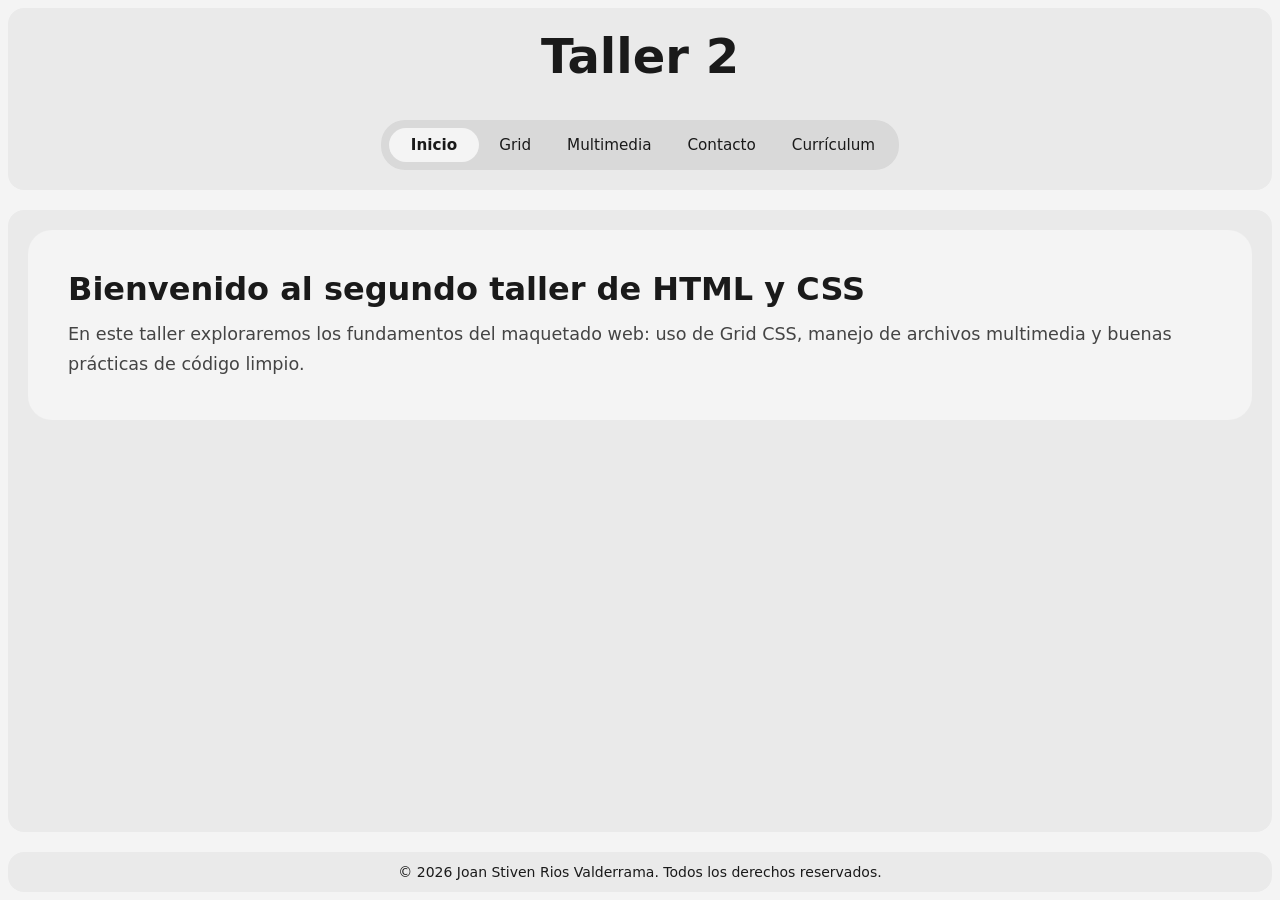
<file: index.html>
<!doctype html>
<html lang="es-CO">
  <head>
    <meta charset="UTF-8" />
    <meta name="viewport" content="width=device-width, initial-scale=1.0" />
    <title>Taller 2</title>

    <!-- TAGS SEO -->
    <meta name="author"      content="Joan Stiven Rios Valderrama" />
    <meta name="description" content="Página principal del Taller 2 de HTML y CSS con ejemplos de Grid, multimedia y currículum." />
    <meta name="keywords"    content="Desarrollo, Frontend, Maquetado Web, HTML, CSS" />
    <meta name="robots"      content="index, follow" />
    <link rel="canonical" href="https://joanstvn.github.io/taller-2-html-and-css/index.html" />

    <!-- TAGS Mobile / PWA -->
    <meta name="theme-color"                           content="#1a1a1a" />
    <meta name="MobileOptimized"                       content="width" />
    <meta name="HandheldFriendly"                      content="true" />
    <meta name="mobile-web-app-capable"                content="yes" />
    <meta name="apple-mobile-web-app-status-bar-style" content="black-translucent" />

    <link rel="shortcut icon" href="./assets/img/logo.webp" type="image/webp" />

    <link rel="stylesheet" href="./assets/css/base.css" />
    <link rel="stylesheet" href="./assets/css/index.css" />
  </head>

  <body>

    <!-- HEADER -->
    <header class="header">
      <h1>Taller 2</h1>

      <nav class="nav" aria-label="Navegación principal">
        <ul class="nav__list">
          <li class="nav__item"><a href="index.html" class="active">Inicio</a></li>
          <li class="nav__item"><a href="grid.html">Grid</a></li>
          <li class="nav__item"><a href="multimedia.html">Multimedia</a></li>
          <li class="nav__item"><a href="contact.html">Contacto</a></li>
          <li class="nav__item"><a href="cv.html">Currículum</a></li>
        </ul>
      </nav>
    </header>

    <!-- MAIN -->
    <main>
      <article class="welcome">
        <h2>Bienvenido al segundo taller de HTML y CSS</h2>
        <p>
          En este taller exploraremos los fundamentos del maquetado web:
          uso de Grid CSS, manejo de archivos multimedia y buenas prácticas
          de código limpio.
        </p>
      </article>
    </main>

    <!-- FOOTER -->
    <footer class="footer">
      <p>&copy; 2026 Joan Stiven Rios Valderrama. Todos los derechos reservados.</p>
    </footer>

  </body>
</html>
</file>
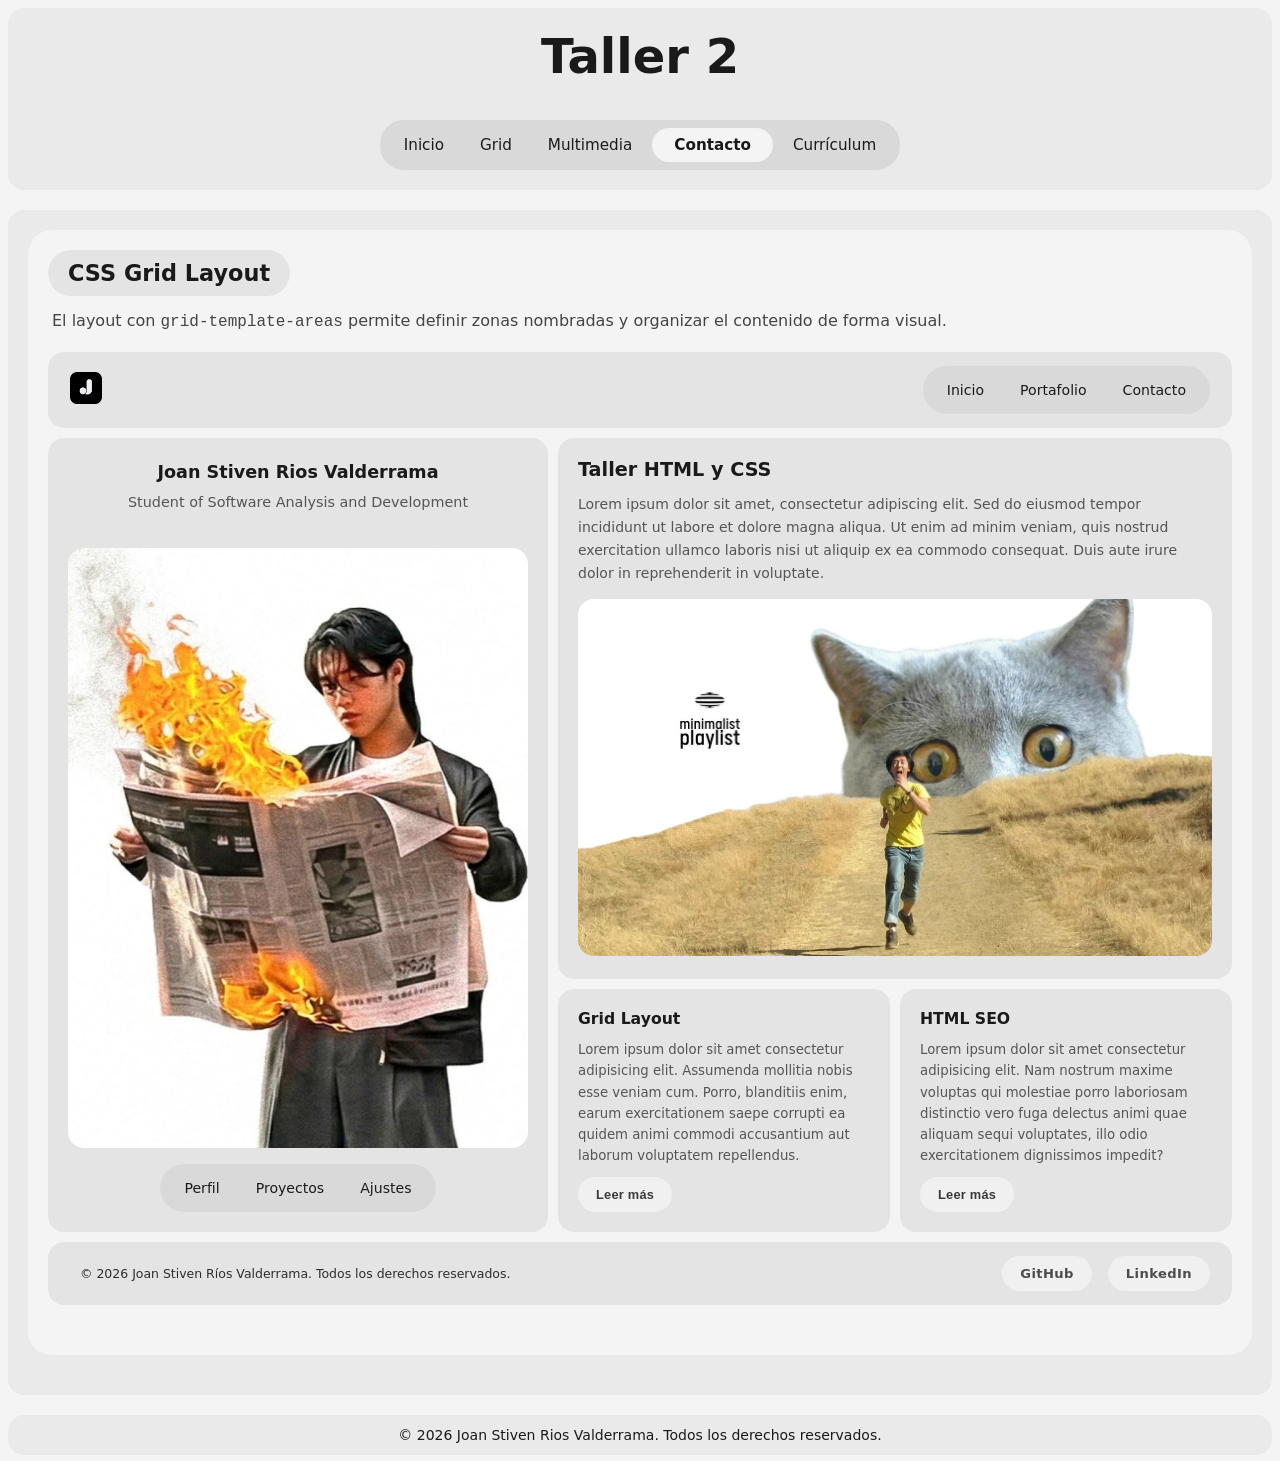
<file: contact.html>
<!doctype html>
<html lang="es-CO">
  <head>
    <meta charset="UTF-8" />
    <meta name="viewport" content="width=device-width, initial-scale=1.0" />
    <title>Taller 2</title>

    <!-- TAGS SEO -->
    <meta name="author"      content="Joan Stiven Rios Valderrama" />
    <meta name="description" content="Página de contacto del Taller 2 de HTML y CSS con demostraciones de maquetación accesible." />
    <meta name="keywords"    content="Desarrollo, Frontend, Maquetado Web, HTML, CSS, Contacto" />
    <meta name="robots"      content="index, follow" />
    <link rel="canonical" href="https://joanstvn.github.io/taller-2-html-and-css/contact.html" />

    <!-- TAGS Mobile / PWA -->
    <meta name="theme-color"                           content="#1a1a1a" />
    <meta name="MobileOptimized"                       content="width" />
    <meta name="HandheldFriendly"                      content="true" />
    <meta name="mobile-web-app-capable"                content="yes" />
    <meta name="apple-mobile-web-app-status-bar-style" content="black-translucent" />

    <link rel="shortcut icon" href="./assets/img/logo.webp" type="image/webp" />

    <link rel="stylesheet" href="./assets/css/base.css" />
    <link rel="stylesheet" href="./assets/css/contact.css" />
  </head>

  <body>

    <!-- HEADER -->
    <header class="header">
      <h1>Taller 2</h1>

      <nav class="nav" aria-label="Navegación principal">
        <ul class="nav__list">
          <li class="nav__item"><a href="index.html">Inicio</a></li>
          <li class="nav__item"><a href="grid.html">Grid</a></li>
          <li class="nav__item"><a href="multimedia.html">Multimedia</a></li>
          <li class="nav__item"><a href="contact.html" class="active">Contacto</a></li>
          <li class="nav__item"><a href="cv.html">Currículum</a></li>
        </ul>
      </nav>
    </header>

    <!-- MAIN -->
    <main>

      <!-- CSS Grid layout -->
      <section aria-labelledby="titulo-grid">
        <div class="section-card">
          <h2 id="titulo-grid" class="section-title">CSS Grid Layout</h2>
          <p class="section-description">
            El layout con <code>grid-template-areas</code> permite definir zonas
            nombradas y organizar el contenido de forma visual.
          </p>

          <div class="layout-grid">

            <!-- Grid layout header: logo + navbar -->
            <header class="grid-cell cell--header">
              <div class="cell-header__brand">
                <span class="brand-name"><img src="./assets/img/logo.webp" alt="Logo del proyecto Taller 2"></span>
              </div>
              <nav aria-label="Navegación del demo">
                <ul class="cell-nav__list">
                  <li><a href="#" class="cell-nav__link">Inicio</a></li>
                  <li><a href="#" class="cell-nav__link">Portafolio</a></li>
                  <li><a href="#" class="cell-nav__link">Contacto</a></li>
                </ul>
              </nav>
            </header>

            <!-- Grid layout sidebar: profile card and navbar -->
            <aside class="grid-cell cell--sidebar">
              <div class="profile-card">
                <h3 class="profile-card__name">Joan Stiven Rios Valderrama</h3>
                <h4 class="profile-card__role">Student of Software Analysis and Development</h4>
                <img
                  src="./assets/img/example-img-perfil.webp"
                  alt="Foto de perfil del usuario"
                  class="profile-card__avatar"
                />

                <nav aria-label="Navegación lateral">
                  <ul class="profile-card__nav">
                    <li><a href="#">Perfil</a></li>
                    <li><a href="#">Proyectos</a></li>
                    <li><a href="#">Ajustes</a></li>
                  </ul>
                </nav>
              </div>
            </aside>

            <!-- Grid layout main: title, text, and image -->
            <div class="grid-cell cell--main">
              <h2 class="cell-main__title">Taller HTML y CSS</h2>
              <p class="cell-main__text">
                Lorem ipsum dolor sit amet, consectetur adipiscing elit. Sed do eiusmod
                tempor incididunt ut labore et dolore magna aliqua. Ut enim ad minim
                veniam, quis nostrud exercitation ullamco laboris nisi ut aliquip ex ea
                commodo consequat. Duis aute irure dolor in reprehenderit in voluptate.
              </p>
              <img
                src="./assets/img/example-img-content.webp"
                alt="Imagen ilustrativa del contenido principal"
                class="cell-main__image"
              />
            </div>

            <!-- Grid layout section 1: info card -->
            <section class="grid-cell cell--sec1" aria-label="Tarjeta: Diseño Responsivo">
              <div class="info-card">
                <h3 class="info-card__title">Grid Layout</h3>
                <p class="info-card__text">
                  Lorem ipsum dolor sit amet consectetur adipisicing elit. 
                  Assumenda mollitia nobis esse veniam cum. Porro, blanditiis enim, 
                  earum exercitationem saepe corrupti ea quidem animi commodi accusantium aut laborum voluptatem repellendus.
                </p>
                <button class="button-read-more" type="button">Leer más</button>
              </div>
            </section>

            <!-- Grid layout section 2: info card -->
            <section class="grid-cell cell--sec2" aria-label="Tarjeta: CSS Grid Avanzado">
              <div class="info-card">
                <h3 class="info-card__title">HTML SEO</h3>
                <p class="info-card__text">
                  Lorem ipsum dolor sit amet consectetur adipisicing elit. 
                  Nam nostrum maxime voluptas qui molestiae porro laboriosam distinctio vero fuga delectus animi quae aliquam sequi voluptates, 
                  illo odio exercitationem dignissimos impedit?
                </p>
                <button class="button-read-more" type="button">Leer más</button>
              </div>
            </section>

            <!-- Grid layout footer: copyright + social links -->
            <footer class="grid-cell cell--footer">
              <p class="cell-footer__copyright">
                &copy; 2026 Joan Stiven Ríos Valderrama. Todos los derechos reservados.
              </p>
              <div class="cell-footer__social">
                <a href="#" class="social-link">GitHub</a>
                <a href="#" class="social-link">LinkedIn</a>
              </div>
            </footer>

          </div>
        </div>
      </section>

    </main>

    <!-- FOOTER -->
    <footer class="footer">
      <p>&copy; 2026 Joan Stiven Rios Valderrama. Todos los derechos reservados.</p>
    </footer>

  </body>
</html>
</file>
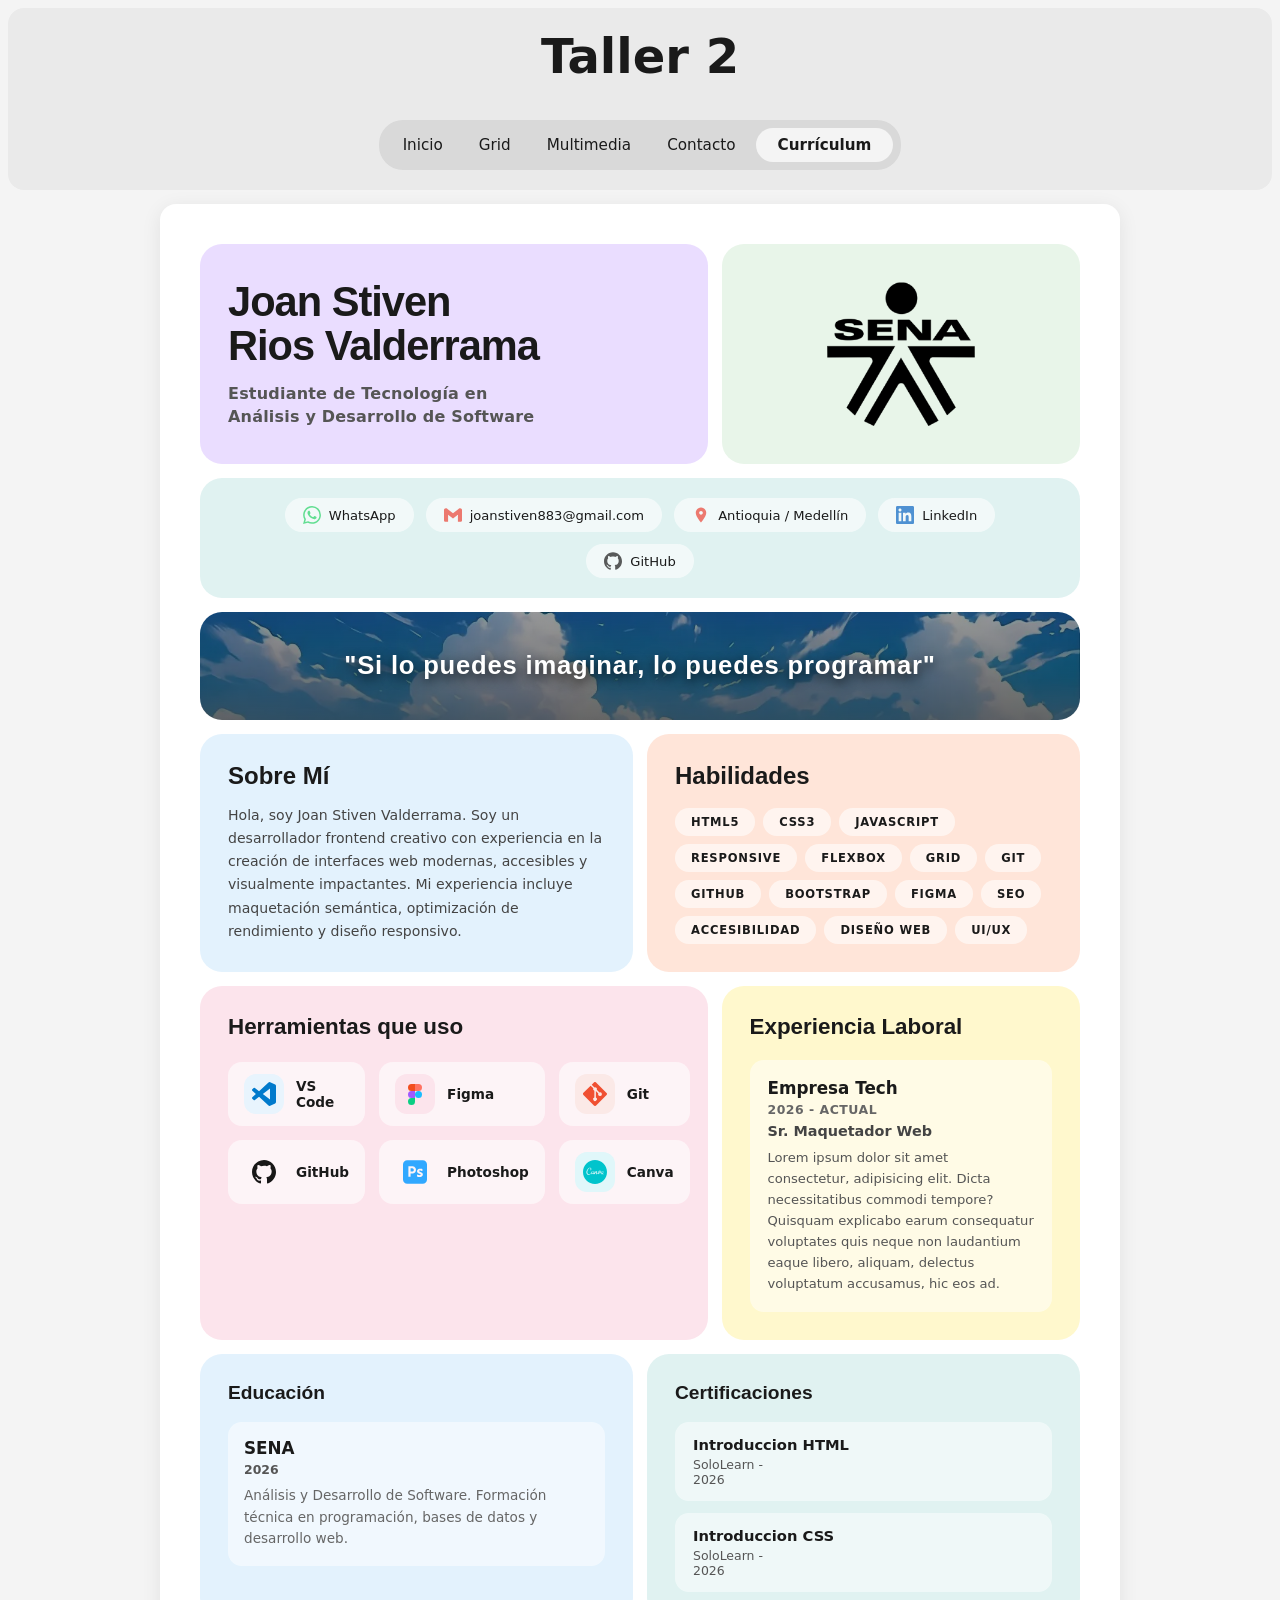
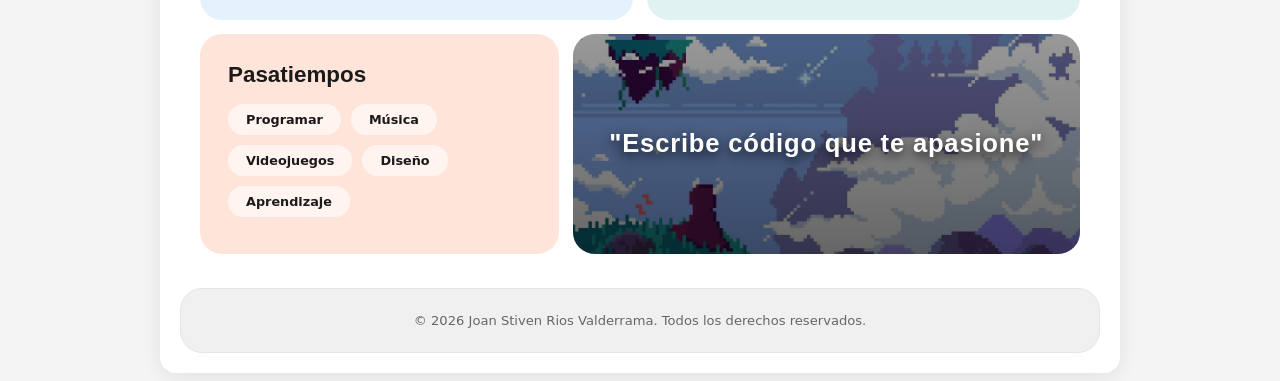
<file: cv.html>
<!DOCTYPE html>
<html lang="es-CO">

<head>
    <meta charset="UTF-8">
    <meta name="viewport" content="width=device-width, initial-scale=1.0">
    <title>Taller 2</title>

    <!-- ETIQUETAS SEO -->
    <meta name="author" content="Joan Stiven Valderrama">
    <meta name="description"
        content="Currículum Vitae de Joan Stiven Valderrama, Maquetador Web y Desarrollador Frontend con experiencia en interfaces modernas y accesibles.">
    <meta name="keywords"
        content="Desarrollador Frontend, Maquetador Web, HTML, CSS, JavaScript, React, CV, Portafolio">
    <meta name="robots" content="index, follow">
    <link rel="canonical" href="https://joanstvn.github.io/taller-2-html-and-css/cv.html" />

    <!-- RENDIMIENTO Y PWA -->
    <meta name="theme-color" content="#1a1a1a">
    <meta name="MobileOptimized" content="width">
    <meta name="HandheldFriendly" content="true">
    <meta name="mobile-web-app-capable" content="yes">
    <meta name="apple-mobile-web-app-status-bar-style" content="black-translucent">
    <link rel="shortcut icon" href="assets/img/logo_sena.webp" type="image/webp">

    <!-- PRECARGA DE RECURSOS CRÍTICOS -->
    <link rel="preload" href="assets/img/logo_sena.webp" as="image">
    <link rel="preload" href="assets/img/cieloo.webp" as="image">

    <!-- ESTILOS -->
     <link rel="stylesheet" href="assets/css/base.css">
    <link rel="stylesheet" href="assets/css/cv.css">
</head>

<body>
     <!-- HEADER -->
    <header class="header">
      <h1>Taller 2</h1>

      <nav class="nav" aria-label="Navegación principal">
        <ul class="nav__list">
          <li class="nav__item"><a href="index.html">Inicio</a></li>
          <li class="nav__item"><a href="grid.html">Grid</a></li>
          <li class="nav__item"><a href="multimedia.html">Multimedia</a></li>
          <li class="nav__item"><a href="contact.html">Contacto</a></li>
          <li class="nav__item"><a href="cv.html" class="active">Currículum</a></li>
        </ul>
      </nav>
    </header>

    <div class="cv-page">

        <!-- CUADRÍCULA PRINCIPAL TIPO BENTO -->
        <main class="bento-grid">

            <!-- Encabezado del curriculun: nombre y rol -->
            <header class="card card--role">
                <h2 class="role-title">Joan Stiven<br>Rios Valderrama</h2>
                <p class="role-profession">Estudiante de Tecnología en<br>Análisis y Desarrollo de Software</p>
            </header>

            <!-- Foto de perfil -->
            <figure class="card card--photo">
                <img class="profile-img" src="assets/img/logo_sena.webp" alt="Foto de Joan Stiven Valderrama"
                    width="180" height="180" fetchpriority="high" decoding="async">
            </figure>

            <!-- Información de contacto -->
            <address class="card card--contact">
                <span class="contact-item">
                    <svg width="18" height="18" viewBox="0 0 24 24" fill="#25D366" aria-hidden="true">
                        <path
                            d="M17.472 14.382c-.297-.149-1.758-.867-2.03-.967-.273-.099-.471-.148-.67.15-.197.297-.767.966-.94 1.164-.173.199-.347.223-.644.075-.297-.15-1.255-.463-2.39-1.475-.883-.788-1.48-1.761-1.653-2.059-.173-.297-.018-.458.13-.606.134-.133.298-.347.446-.52.149-.174.198-.298.298-.497.099-.198.05-.371-.025-.52-.075-.149-.669-1.612-.916-2.207-.242-.579-.487-.5-.669-.51-.173-.008-.371-.01-.57-.01-.198 0-.52.074-.792.372-.272.297-1.04 1.016-1.04 2.479 0 1.462 1.065 2.875 1.213 3.074.149.198 2.096 3.2 5.077 4.487.709.306 1.262.489 1.694.625.712.227 1.36.195 1.871.118.571-.085 1.758-.719 2.006-1.413.248-.694.248-1.289.173-1.413-.074-.124-.272-.198-.57-.347m-5.421 7.403h-.004a9.87 9.87 0 01-5.031-1.378l-.361-.214-3.741.982.998-3.648-.235-.374a9.86 9.86 0 01-1.51-5.26c.001-5.45 4.436-9.884 9.888-9.884 2.64 0 5.122 1.03 6.988 2.898a9.825 9.825 0 012.893 6.994c-.003 5.45-4.437 9.884-9.885 9.884m8.413-18.297A11.815 11.815 0 0012.05 0C5.495 0 .16 5.335.157 11.892c0 2.096.547 4.142 1.588 5.945L.057 24l6.305-1.654a11.882 11.882 0 005.683 1.448h.005c6.554 0 11.89-5.335 11.893-11.893a11.821 11.821 0 00-3.48-8.413Z" />
                    </svg>
                    <span>WhatsApp</span>
                </span>
                <span class="contact-item">
                    <svg width="18" height="18" viewBox="0 0 24 24" fill="#EA4335" aria-hidden="true">
                        <path
                            d="M24 5.457v13.909c0 .904-.732 1.636-1.636 1.636h-3.819V11.73L12 16.64l-6.545-4.91v9.273H1.636A1.636 1.636 0 0 1 0 19.366V5.457c0-2.023 2.309-3.178 3.927-1.964L5.455 4.64 12 9.548l6.545-4.91 1.528-1.145C21.69 2.28 24 3.434 24 5.457z" />
                    </svg>
                    <span>joanstiven883@gmail.com</span>
                </span>
                <span class="contact-item">
                    <svg width="18" height="18" viewBox="0 0 24 24" fill="#EA4335" aria-hidden="true">
                        <path
                            d="M12 2C8.13 2 5 5.13 5 9c0 5.25 7 13 7 13s7-7.75 7-13c0-3.87-3.13-7-7-7zm0 9.5c-1.38 0-2.5-1.12-2.5-2.5s1.12-2.5 2.5-2.5 2.5 1.12 2.5 2.5-1.12 2.5-2.5 2.5z" />
                    </svg>
                    <span>Antioquia / Medellín</span>
                </span>
                <span class="contact-item">
                    <svg width="18" height="18" viewBox="0 0 24 24" fill="#0A66C2" aria-hidden="true">
                        <path
                            d="M20.447 20.452h-3.554v-5.569c0-1.328-.027-3.037-1.852-3.037-1.853 0-2.136 1.445-2.136 2.939v5.667H9.351V9h3.414v1.561h.046c.477-.9 1.637-1.85 3.37-1.85 3.601 0 4.267 2.37 4.267 5.455v6.286zM5.337 7.433c-1.144 0-2.063-.926-2.063-2.065 0-1.138.92-2.063 2.063-2.063 1.14 0 2.064.925 2.064 2.063 0 1.139-.925 2.065-2.064 2.065zm1.782 13.019H3.555V9h3.564v11.452zM22.225 0H1.771C.792 0 0 .774 0 1.729v20.542C0 23.227.792 24 1.771 24h20.451C23.2 24 24 23.227 24 22.271V1.729C24 .774 23.2 0 22.222 0h.003z" />
                    </svg>
                    <span>LinkedIn</span>
                </span>
                <span class="contact-item">
                    <svg width="18" height="18" viewBox="0 0 24 24" fill="#181717" aria-hidden="true">
                        <path
                            d="M12 .297c-6.63 0-12 5.373-12 12 0 5.303 3.438 9.8 8.205 11.385.6.113.82-.258.82-.577 0-.285-.01-1.04-.015-2.04-3.338.724-4.042-1.61-4.042-1.61C4.422 18.07 3.633 17.7 3.633 17.7c-1.087-.744.084-.729.084-.729 1.205.084 1.838 1.236 1.838 1.236 1.07 1.835 2.809 1.305 3.495.998.108-.776.417-1.305.76-1.605-2.665-.3-5.466-1.332-5.466-5.93 0-1.31.465-2.38 1.235-3.22-.135-.303-.54-1.523.105-3.176 0 0 1.005-.322 3.3 1.23.96-.267 1.98-.399 3-.405 1.02.006 2.04.138 3 .405 2.28-1.552 3.285-1.23 3.285-1.23.645 1.653.24 2.873.12 3.176.765.84 1.23 1.91 1.23 3.22 0 4.61-2.805 5.625-5.475 5.92.42.36.81 1.096.81 2.22 0 1.606-.015 2.896-.015 3.286 0 .315.21.69.825.57C20.565 22.092 24 17.592 24 12.297c0-6.627-5.373-12-12-12" />
                    </svg>
                    <span>GitHub</span>
                </span>
            </address>

            <!-- Frase motivacional -->
            <blockquote class="card card--message">
                <p class="quote-text-dark">"Si lo puedes imaginar, lo puedes programar"</p>
            </blockquote>

            <!-- Seccion sobre mi -->
            <section class="card card--about">
                <h2 class="card-heading-dark">Sobre Mí</h2>
                <p class="card-text-dark">
                    Hola, soy Joan Stiven Valderrama. Soy un desarrollador frontend creativo con experiencia en la
                    creación de interfaces web modernas, accesibles y visualmente impactantes. Mi experiencia incluye
                    maquetación semántica, optimización de rendimiento y diseño responsivo.
                </p>
            </section>

            <!-- Seccion de habilidades -->
            <section class="card card--skills">
                <h2 class="skills-heading">Habilidades</h2>
                <ul class="skills-cloud">
                    <li class="skill-pill">HTML5</li>
                    <li class="skill-pill">CSS3</li>
                    <li class="skill-pill">JAVASCRIPT</li>
                    <li class="skill-pill">RESPONSIVE</li>
                    <li class="skill-pill">FLEXBOX</li>
                    <li class="skill-pill">GRID</li>
                    <li class="skill-pill">GIT</li>
                    <li class="skill-pill">GITHUB</li>
                    <li class="skill-pill">BOOTSTRAP</li>
                    <li class="skill-pill">FIGMA</li>
                    <li class="skill-pill">SEO</li>
                    <li class="skill-pill">ACCESIBILIDAD</li>
                    <li class="skill-pill">DISEÑO WEB</li>
                    <li class="skill-pill">UI/UX</li>
                </ul>
            </section>

            <!-- Sección de herramientas -->
            <section class="card card--tools">
                <h2 class="tools-heading">Herramientas que uso</h2>
                <ul class="tools-grid">
                    <li class="tool-item">
                        <span class="tool-icon tool-icon--vs" aria-hidden="true">
                            <svg width="24" height="24" viewBox="0 0 24 24" fill="#007ACC">
                                <path
                                    d="M23.15 2.587L18.21.21a1.494 1.494 0 0 0-1.705.29l-9.46 8.63-4.12-3.128a.999.999 0 0 0-1.276.057L.327 7.261A1 1 0 0 0 .326 8.74L3.899 12 .326 15.26a1 1 0 0 0 .001 1.479L1.65 17.94a.999.999 0 0 0 1.276.057l4.12-3.128 9.46 8.63a1.492 1.492 0 0 0 1.704.29l4.942-2.377A1.5 1.5 0 0 0 24 20.06V3.939a1.5 1.5 0 0 0-.85-1.352zm-5.146 14.861L10.826 12l7.178-5.448v10.896z" />
                            </svg>
                        </span>
                        <span>VS Code</span>
                    </li>
                    <li class="tool-item">
                        <span class="tool-icon tool-icon--figma" aria-hidden="true">
                            <svg width="24" height="24" viewBox="0 0 24 24" fill="none">
                                <path d="M5 5.5A3.5 3.5 0 0 1 8.5 2H12v7H8.5A3.5 3.5 0 0 1 5 5.5z" fill="#F24E1E" />
                                <path d="M12 2h3.5a3.5 3.5 0 1 1 0 7H12V2z" fill="#FF7262" />
                                <path d="M12 12.5a3.5 3.5 0 1 1 7 0 3.5 3.5 0 1 1-7 0z" fill="#1ABCFE" />
                                <path d="M5 19.5A3.5 3.5 0 0 1 8.5 16H12v3.5a3.5 3.5 0 1 1-7 0z" fill="#0ACF83" />
                                <path d="M5 12.5A3.5 3.5 0 0 1 8.5 9H12v7H8.5A3.5 3.5 0 0 1 5 12.5z" fill="#A259FF" />
                            </svg>
                        </span>
                        <span>Figma</span>
                    </li>
                    <li class="tool-item">
                        <span class="tool-icon tool-icon--git" aria-hidden="true">
                            <svg width="24" height="24" viewBox="0 0 24 24" fill="#F05032">
                                <path
                                    d="M23.546 10.93L13.067.452a1.55 1.55 0 0 0-2.188 0L8.708 2.627l2.76 2.76a1.838 1.838 0 0 1 2.327 2.341l2.66 2.66a1.838 1.838 0 1 1-1.103 1.041l-2.48-2.48v6.53a1.838 1.838 0 1 1-1.512-.078V8.784a1.838 1.838 0 0 1-.998-2.41L7.629 3.64.452 10.818a1.55 1.55 0 0 0 0 2.187l10.48 10.48a1.55 1.55 0 0 0 2.186 0l10.43-10.43a1.55 1.55 0 0 0 0-2.125z" />
                            </svg>
                        </span>
                        <span>Git</span>
                    </li>
                    <li class="tool-item">
                        <span class="tool-icon tool-icon--github" aria-hidden="true">
                            <svg width="24" height="24" viewBox="0 0 24 24" fill="#181717">
                                <path
                                    d="M12 0C5.374 0 0 5.373 0 12c0 5.302 3.438 9.8 8.207 11.387.599.111.793-.261.793-.577v-2.234c-3.338.726-4.033-1.416-4.033-1.416-.546-1.387-1.333-1.756-1.333-1.756-1.089-.745.083-.729.083-.729 1.205.084 1.839 1.237 1.839 1.237 1.07 1.834 2.807 1.304 3.492.997.107-.775.418-1.305.762-1.604-2.665-.305-5.467-1.334-5.467-5.931 0-1.311.469-2.381 1.236-3.221-.124-.303-.535-1.524.117-3.176 0 0 1.008-.322 3.301 1.23A11.509 11.509 0 0 1 12 5.803c1.02.005 2.047.138 3.006.404 2.291-1.552 3.297-1.23 3.297-1.23.653 1.653.242 2.874.118 3.176.77.84 1.235 1.911 1.235 3.221 0 4.609-2.807 5.624-5.479 5.921.43.372.823 1.102.823 2.222v3.293c0 .319.192.694.801.576C20.566 21.797 24 17.3 24 12c0-6.627-5.373-12-12-12z" />
                            </svg>
                        </span>
                        <span>GitHub</span>
                    </li>
                    <li class="tool-item">
                        <span class="tool-icon tool-icon--photoshop" aria-hidden="true">
                            <svg width="24" height="24" viewBox="0 0 24 24" fill="#31A8FF">
                                <path d="M9.85 8.42c-.37-.15-.77-.21-1.18-.2-.26 0-.49 0-.68.01-.2-.01-.34 0-.41.01v3.36c.14.01.27.02.39.02h.53c.39 0 .78-.06 1.15-.18.32-.09.6-.28.82-.53.21-.25.31-.59.31-1.03.01-.31-.07-.62-.23-.89-.17-.26-.41-.46-.7-.57zM19.75.3H4.25C1.9.3 0 2.2 0 4.55v14.899c0 2.35 1.9 4.25 4.25 4.25h15.5c2.35 0 4.25-1.9 4.25-4.25V4.55C24 2.2 22.1.3 19.75.3zm-7.391 11.65c-.399.56-.959.98-1.609 1.22-.68.25-1.43.34-2.25.34-.24 0-.4 0-.5-.01s-.24-.01-.43-.01v3.209c.01.07-.04.131-.11.141H5.52c-.08 0-.12-.041-.12-.131V6.42c0-.07.03-.11.1-.11.17 0 .33 0 .56-.01.24-.01.49-.01.76-.02s.56-.01.87-.02c.31-.01.61-.01.91-.01.82 0 1.5.1 2.06.31.5.17.96.45 1.34.82.32.32.57.71.73 1.14.149.42.229.85.229 1.3.001.86-.199 1.57-.6 2.13zm7.091 3.89c-.28.4-.671.709-1.12.891-.49.209-1.09.318-1.811.318-.459 0-.91-.039-1.359-.129-.35-.061-.7-.17-1.02-.32-.07-.039-.121-.109-.111-.189v-1.74c0-.029.011-.07.041-.09.029-.02.06-.01.09.01.39.23.8.391 1.24.49.379.1.779.15 1.18.15.38 0 .65-.051.83-.141.16-.07.27-.24.27-.42 0-.141-.08-.27-.24-.4-.16-.129-.489-.279-.979-.471-.51-.18-.979-.42-1.42-.719-.31-.221-.569-.51-.761-.85-.159-.32-.239-.67-.229-1.021 0-.43.12-.84.341-1.21.25-.4.619-.72 1.049-.92.469-.239 1.059-.349 1.769-.349.41 0 .83.03 1.24.09.3.04.59.12.86.23.039.01.08.05.1.09.01.04.02.08.02.12v1.63c0 .04-.02.08-.05.1-.09.02-.14.02-.18 0-.3-.16-.62-.27-.96-.34-.37-.08-.74-.13-1.12-.13-.2-.01-.41.02-.601.07-.129.03-.24.1-.31.2-.05.08-.08.18-.08.27s.04.18.101.26c.09.11.209.2.34.27.229.12.47.23.709.33.541.18 1.061.43 1.541.73.33.209.6.49.789.83.16.318.24.67.23 1.029.011.471-.129.94-.389 1.331z" />
                            </svg>
                        </span>
                        <span>Photoshop</span>
                    </li>
                    <li class="tool-item">
                        <span class="tool-icon tool-icon--canva" aria-hidden="true">
                            <svg width="24" height="24" viewBox="0 0 24 24" fill="#00C4CC">
                                <path d="M12 0C5.373 0 0 5.373 0 12s5.373 12 12 12 12-5.373 12-12S18.627 0 12 0zM6.962 7.68c.754 0 1.337.549 1.405 1.2.069.583-.171 1.097-.822 1.406-.343.171-.48.172-.549.069-.034-.069 0-.137.069-.206.617-.514.617-.926.548-1.508-.034-.378-.308-.618-.583-.618-1.2 0-2.914 2.674-2.674 4.629.103.754.549 1.646 1.509 1.646.308 0 .65-.103.96-.24.5-.264.799-.47 1.097-.8-.073-.885.704-2.046 1.851-2.046.515 0 .926.205.96.583.068.514-.377.582-.514.582s-.378-.034-.378-.17c-.034-.138.309-.07.275-.378-.035-.206-.24-.274-.446-.274-.72 0-1.131.994-1.029 1.611.035.275.172.549.447.549.205 0 .514-.31.617-.755.068-.308.343-.514.583-.514.102 0 .17.034.205.171v.138c-.034.137-.137.548-.102.651 0 .069.034.171.17.171.092 0 .436-.18.777-.459.117-.59.253-1.298.253-1.357.034-.24.137-.48.617-.48.103 0 .171.034.205.171v.138l-.136.617c.445-.583 1.097-.994 1.508-.994.172 0 .309.102.309.274 0 .103 0 .274-.069.446-.137.377-.309.96-.412 1.474 0 .137.035.274.207.274.171 0 .685-.206 1.096-.754l.007-.004c-.002-.068-.007-.134-.007-.202 0-.411.035-.754.104-.994.068-.274.411-.514.617-.514.103 0 .205.069.205.171 0 .035 0 .103-.034.137-.137.446-.24.857-.24 1.269 0 .24.034.582.102.788 0 .034.035.069.07.069.068 0 .548-.445.89-1.028-.308-.206-.48-.549-.48-.96 0-.72.446-1.097.858-1.097.343 0 .617.24.617.72 0 .308-.103.65-.274.96h.102a.77.77 0 0 0 .584-.24.293.293 0 0 1 .134-.117c.335-.425.83-.74 1.41-.74.48 0 .924.205.959.582.068.515-.378.618-.515.618l-.002-.002c-.138 0-.377-.035-.377-.172 0-.137.309-.068.274-.376-.034-.206-.24-.275-.446-.275-.686 0-1.13.891-1.028 1.611.034.275.171.583.445.583.206 0 .515-.308.652-.754.068-.274.343-.514.583-.514.103 0 .17.034.205.171 0 .069 0 .206-.137.652-.17.308-.171.48-.137.617.034.274.171.48.309.583.034.034.068.102.068.102 0 .069-.034.138-.137.138-.034 0-.068 0-.103-.035-.514-.205-.72-.548-.789-.891-.205.24-.445.377-.72.377-.445 0-.89-.411-.96-.926a1.609 1.609 0 0 1 .075-.649c-.203.13-.422.203-.623.203h-.17c-.447.652-.927 1.098-1.27 1.303a.896.896 0 0 1-.377.104c-.068 0-.171-.035-.205-.104-.095-.152-.156-.392-.193-.667-.481.527-1.145.805-1.453.805-.343 0-.548-.206-.582-.55v-.376c.102-.754.377-1.2.377-1.337a.074.074 0 0 0-.069-.07c-.24 0-1.028.824-1.166 1.373l-.103.445c-.068.309-.377.515-.582.515-.103 0-.172-.035-.206-.172v-.137l.046-.233c-.435.31-.87.508-1.075.508-.308 0-.48-.172-.514-.412-.206.274-.445.412-.754.412-.352 0-.696-.24-.862-.593-.244.275-.523.553-.852.764-.48.309-1.028.549-1.68.549-.582 0-1.097-.309-1.371-.583-.412-.377-.651-.96-.686-1.509-.205-1.68.823-3.84 2.4-4.8.378-.205.755-.343 1.132-.343zm9.77 3.291c-.104 0-.172.172-.172.343 0 .274.137.583.309.755a1.74 1.74 0 0 0 .102-.583c0-.343-.137-.515-.24-.515z" />
                            </svg>
                        </span>
                        <span>Canva</span>
                    </li>
                </ul>
            </section>

            <!-- Sección de experiencia laboral -->
            <section class="card card--experience">
                <h2 class="card-heading-light">Experiencia Laboral</h2>
                <article class="experience-block">
                    <h3 class="exp-company">Empresa Tech</h3>
                    <time class="exp-period" datetime="2023">2026 - Actual</time>
                    <p class="exp-role">Sr. Maquetador Web</p>
                    <p class="exp-desc">Lorem ipsum dolor sit amet consectetur, adipisicing elit. Dicta necessitatibus commodi tempore? Quisquam explicabo earum consequatur voluptates quis neque non laudantium eaque libero, aliquam, delectus voluptatum accusamus, hic eos ad.</p>
                </article>
            </section>

            <!-- Sección de educación -->
            <section class="card card--education">
                <h2 class="section-heading-pill">Educación</h2>
                <article class="edu-block">
                    <h3 class="edu-institution">SENA</h3>
                    <time class="edu-year" datetime="2026">2026</time>
                    <p class="edu-detail">Análisis y Desarrollo de Software. Formación técnica en programación, bases de
                        datos y desarrollo web.</p>
                </article>
            </section>

            <!-- Seccion de certificaciones -->
            <section class="card card--certs">
                <h2 class="section-heading-pill">Certificaciones</h2>
                <ul class="cert-list">
                    <li class="cert-item">
                        <strong class="cert-name">Introduccion HTML</strong>
                        <span class="cert-source">SoloLearn - <time datetime="2026">2026</time></span>
                    </li>
                    <li class="cert-item">
                        <strong class="cert-name">Introduccion CSS</strong>
                        <span class="cert-source">SoloLearn - <time datetime="2026">2026</time></span>
                    </li>
                </ul>
            </section>

            <!-- Sección de pasatiempos -->
            <section class="card card--hobbies">
                <h2 class="hobbies-title">Pasatiempos</h2>
                <ul class="hobbies-tags">
                    <li class="hobby-tag">Programar</li>
                    <li class="hobby-tag">Música</li>
                    <li class="hobby-tag">Videojuegos</li>
                    <li class="hobby-tag">Diseño</li>
                    <li class="hobby-tag">Aprendizaje</li>
                </ul>
            </section>

            <!-- Frase con imagen decorativa -->
            <figure class="card card--love">
                <img src="assets/img/pixel_art.webp" alt="Pixel Art de programación" class="love-img" loading="lazy"
                    decoding="async">
                <figcaption class="quote-text-dark" style="position: relative; z-index: 1;">"Escribe código que te
                    apasione"</figcaption>
            </figure>

        </main>

        <!-- PIE DE PÁGINA -->
        <footer class="main-footer">
            <p>&copy; 2026 Joan Stiven Rios Valderrama. Todos los derechos reservados.</p>
        </footer>

    </div>
</body>

</html>
</file>
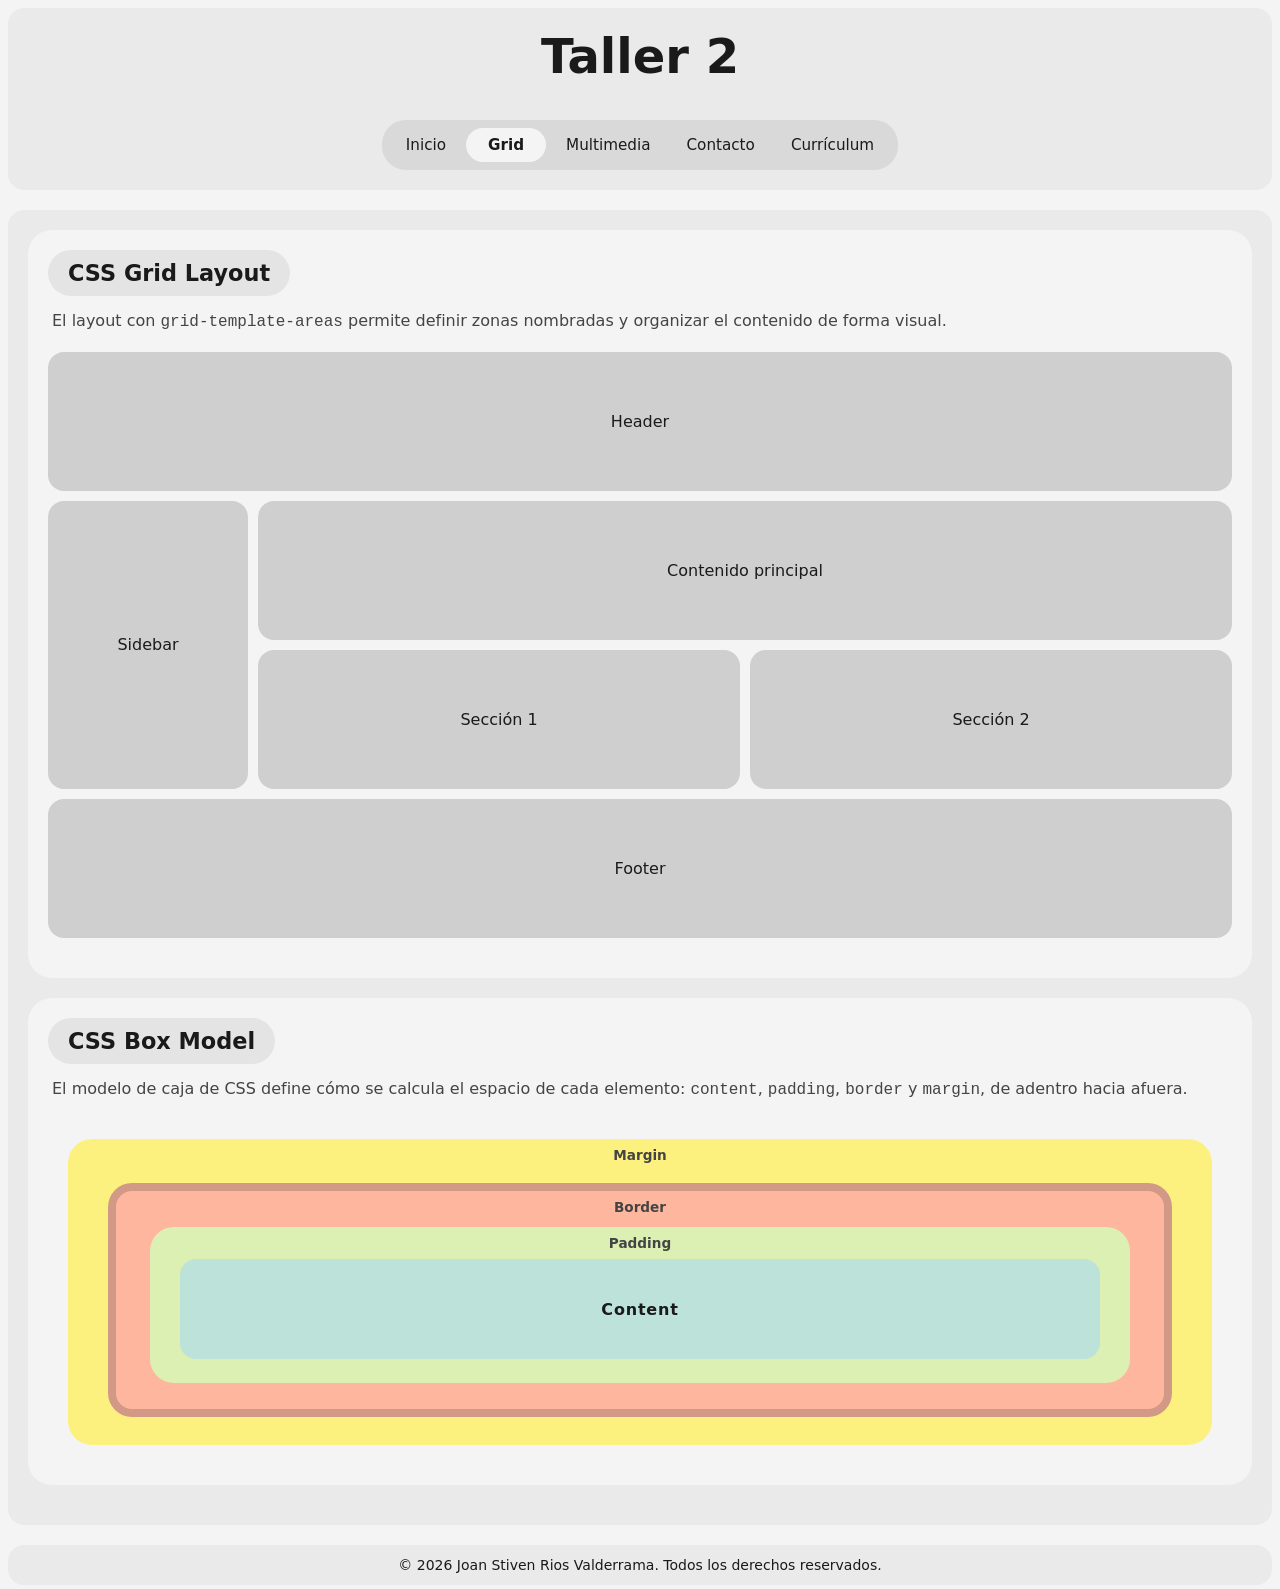
<file: grid.html>
<!doctype html>
<html lang="es-CO">
  <head>
    <meta charset="UTF-8" />
    <meta name="viewport" content="width=device-width, initial-scale=1.0" />
    <title>Taller 2</title>

    <!-- TAGS SEO -->
    <meta name="author"      content="Joan Stiven Rios Valderrama" />
    <meta name="description" content="Ejemplo de diseño con CSS Grid y Box Model en el Taller 2 de HTML y CSS." />
    <meta name="keywords"    content="Desarrollo, Frontend, Maquetado Web, HTML, CSS, Grid, Box Model" />
    <meta name="robots"      content="index, follow" />
    <link rel="canonical" href="https://joanstvn.github.io/taller-2-html-and-css/grid.html" />

    <!-- TAGS Mobile / PWA -->
    <meta name="theme-color"                           content="#1a1a1a" />
    <meta name="MobileOptimized"                       content="width" />
    <meta name="HandheldFriendly"                      content="true" />
    <meta name="mobile-web-app-capable"                content="yes" />
    <meta name="apple-mobile-web-app-status-bar-style" content="black-translucent" />

    <link rel="shortcut icon" href="./assets/img/logo.webp" type="image/webp" />

    <link rel="stylesheet" href="./assets/css/base.css" />
    <link rel="stylesheet" href="./assets/css/grid.css" />
  </head>

  <body>

    <!-- HEADER -->
    <header class="header">
      <h1>Taller 2</h1>

      <nav class="nav" aria-label="Navegación principal">
        <ul class="nav__list">
          <li class="nav__item"><a href="index.html">Inicio</a></li>
          <li class="nav__item"><a href="grid.html" class="active">Grid</a></li>
          <li class="nav__item"><a href="multimedia.html">Multimedia</a></li>
          <li class="nav__item"><a href="contact.html">Contacto</a></li>
          <li class="nav__item"><a href="cv.html">Currículum</a></li>
        </ul>
      </nav>
    </header>

    <!-- MAIN -->
    <main>

      <!-- CSS Grid layout example -->
      <section aria-labelledby="titulo-grid">
        <div class="section-card">
          <h2 id="titulo-grid" class="section-title">CSS Grid Layout</h2>
          <p class="section-description">
            El layout con <code>grid-template-areas</code> permite definir zonas
            nombradas y organizar el contenido de forma visual.
          </p>

          <div class="layout-grid">
            <header class="grid-cell cell--header">Header</header>
            <aside  class="grid-cell cell--sidebar">Sidebar</aside>
            <div    class="grid-cell cell--main">Contenido principal</div>
            <section class="grid-cell cell--sec1">Sección 1</section>
            <section class="grid-cell cell--sec2">Sección 2</section>
            <footer class="grid-cell cell--footer">Footer</footer>
          </div>
        </div>
      </section>

      <!-- Box model example -->
      <section aria-labelledby="titulo-boxmodel">
        <div class="section-card">
          <h2 id="titulo-boxmodel" class="section-title">CSS Box Model</h2>
          <p class="section-description">
            El modelo de caja de CSS define cómo se calcula el espacio de cada
            elemento: <code>content</code>, <code>padding</code>,
            <code>border</code> y <code>margin</code>, de adentro hacia afuera.
          </p>

          <div class="box-model">
            <div class="box-margin">
              <span class="box-label">Margin</span>
              <div class="box-border">
                <span class="box-label">Border</span>
                <div class="box-padding">
                  <span class="box-label">Padding</span>
                  <div class="box-content">Content</div>
                </div>
              </div>
            </div>
          </div>
        </div>
      </section>

    </main>

    <!-- FOOTER -->
    <footer class="footer">
      <p>&copy; 2026 Joan Stiven Rios Valderrama. Todos los derechos reservados.</p>
    </footer>

  </body>
</html>
</file>
<file: assets/css/base.css>
/* base.css — Shared styles for all pages */


/* Global CSS variables */

:root {
  --background:         #f4f4f4;
  --surface:            #eaeaea;
  --surface-secondary:  #d9d9d9;
  --surface-tertiary:   #cfcfcf;
  --surface-media:      #e4e4e4;

  --text-primary:   #1a1a1a;
  --text-muted:     #444444;
  --link-color:     #1a1a1a;

  --font-family: "Segoe UI", system-ui, sans-serif;

  --radius-small:  12px;
  --radius-medium: 16px;
  --radius-large:  24px;
  --radius-pill:   999px;

  --gap:     20px;
  --padding: 20px;
}


/* Remove default browser styles */

*,
*::before,
*::after {
  margin: 0;
  padding: 0;
  box-sizing: border-box;
  -webkit-tap-highlight-color: transparent;   /* Remove tap highlight on mobile devices */
}

::-webkit-scrollbar {
  display: none;     /* Hide the scrollbar */
}

h1 {
  margin-bottom: 24px;
  font-size: 3rem;
}


/* Global document styles */

body {
  font-family: var(--font-family);
  background-color: var(--background);
  color: var(--text-primary);
  min-height: 100vh;
  display: flex;
  flex-direction: column;
  padding: 8px;
  gap: var(--gap);
}

a {
  text-decoration: none;
  color: var(--link-color);
}


/* Header */

.header {
  width: 100%;
  padding: var(--padding);
  border-radius: var(--radius-medium);
  background-color: var(--surface);
  display: flex;
  flex-direction: column;
  align-items: center;
  gap: 12px;
}


/* Navigation */

.nav {
  display: inline-flex;
  background-color: var(--surface-secondary);
  padding: 8px;
  border-radius: var(--radius-large);
}

.nav__list {
  display: flex;
  align-items: center;
  flex-wrap: wrap;
  justify-content: center;
  gap: 4px;
  list-style: none;
}

.nav__item a {
  display: block;
  padding: 8px 16px;
  border-radius: var(--radius-pill);
  font-size: 0.95rem;
  white-space: nowrap;
  transition:
    padding          0.35s cubic-bezier(0.34, 1.56, 0.64, 1),
    background-color 0.25s ease;
}

.nav__item a:hover {
  background-color: var(--surface);
  padding: 8px 26px;
}

.nav__item a:active {
  padding: 8px 30px;
}

.nav__item a.active {
  background-color: var(--background);
  font-weight: 600;
  padding: 8px 22px;
}


/* Main content area */

main {
  flex: 1;
  width: 100%;
  padding: var(--padding);
  border-radius: var(--radius-medium);
  background-color: var(--surface);
}


/* Footer */

.footer {
  width: 100%;
  padding: 12px var(--padding);
  border-radius: var(--radius-medium);
  background-color: var(--surface);
  text-align: center;
  font-size: 0.875rem;
  color: var(--text-primary);
}


/* Visually hidden (accessible to screen readers) */

.visually-hidden {
  position: absolute;
  width: 1px;
  height: 1px;
  overflow: hidden;
  clip: rect(0 0 0 0);
  white-space: nowrap;
}
</file>
<file: assets/css/index.css>
/* index.css — Styles for index.html only */


/* Welcome section */

.welcome {
  background-color: var(--background);
  border-radius: var(--radius-large);
  padding: 40px;
}

.welcome h2 {
  font-size: 2rem;
  margin-bottom: 12px;
}

.welcome p {
  font-size: 1.1rem;
  line-height: 1.7;
  color: var(--text-muted);
}
</file>
<file: assets/css/contact.css>
/* contact.css — Styles for contact.html only */


/* Section card wrapper */

.section-card {
  background-color: var(--background);
  border-radius: var(--radius-large);
  padding: var(--padding);
  margin-bottom: var(--gap);
}

.section-title {
  display: inline-block;
  width: fit-content;
  padding: 10px 20px;
  background-color: var(--surface-media);
  border-radius: var(--radius-pill);
  font-size: 1.4rem;
  margin-bottom: 12px;
}

.section-description {
  font-size: 1rem;
  line-height: 1.6;
  padding: 0 4px;
  color: var(--text-muted);
  margin-bottom: 16px;
}


/* Grid layout */

.layout-grid {
  display: grid;
  grid-template-columns: 500px 1fr 1fr;
  grid-template-rows: auto 1fr auto auto auto;
  grid-template-areas:
    "header  header  header"
    "sidebar main    main"
    "sidebar sec1    sec2"
    "footer  footer  footer";
  gap: 10px;
  width: 100%;
  margin-bottom: var(--gap);
  align-items: stretch;
}

/* Shared base for every grid cell */
.grid-cell {
  padding: 20px;
  background-color: var(--surface-media);
  border-radius: var(--radius-medium);
  display: flex;
  align-items: center;
  justify-content: center;
  font-weight: 500;
  text-align: center;
  flex-direction: column;
}

/* Grid area assignments */
.cell--header  { grid-area: header; }
.cell--sidebar { grid-area: sidebar; }
.cell--main    { grid-area: main; }
.cell--sec1    { grid-area: sec1; }
.cell--sec2    { grid-area: sec2; }
.cell--footer  { grid-area: footer; }


/* Header and footer: horizontal row layout */

.cell--header, .cell--footer {
  flex-direction: row;
  justify-content: space-between;
  align-items: center;
  padding: 14px 22px;
  text-align: left;
}

/* Sidebar, main, and section cells: left-aligned column */
.cell--sidebar, .cell--main, .cell--sec1, .cell--sec2 {
  flex-direction: column;
  align-items: flex-start;
  justify-content: flex-start;
  text-align: left;
}

/* Sidebar stretches to fill available height */
.cell--sidebar {
  padding: 0;
  align-self: stretch;
}


/* Header cell: brand logo + nav */

.cell-header__brand {
  display: flex;
  align-items: center;
  gap: 8px;
}

.brand-name img {
  width: 32px;
  height: 32px;
}

/* Header nav: same pill container as the global .nav */
.cell--header nav {
  display: inline-flex;
  background-color: var(--surface-secondary);
  padding: 8px;
  border-radius: var(--radius-large);
}

.cell-nav__list {
  display: flex;
  align-items: center;
  gap: 4px;
  list-style: none;
  padding: 0;
  margin: 0;
}

/* Header nav links: same style as global .nav__item a */
.cell-nav__link {
  display: block;
  padding: 8px 16px;
  border-radius: var(--radius-pill);
  font-size: 0.88rem;
  font-weight: 500;
  color: inherit;
  text-decoration: none;
  white-space: nowrap;
  transition:
    padding          0.35s cubic-bezier(0.34, 1.56, 0.64, 1),
    background-color 0.25s ease;
}

.cell-nav__link:hover {
  background-color: var(--surface);
  padding: 8px 26px;
}

.cell-nav__link:active {
  padding: 8px 30px;
}


/* Sidebar cell: profile card with avatar and vertical nav */

.profile-card {
  width: 100%;
  height: 100%;
  padding: 24px 20px 20px;
  display: flex;
  flex-direction: column;
  align-items: center;
  gap: 0;
}

.profile-card__avatar {
  margin-top: 22px;
  width: 100%;
  height: 600px;
  min-height: 0;
  border-radius: var(--radius-medium);
  object-fit: cover;
  display: block;
  margin-bottom: 16px;
}

.profile-card__name {
  font-size: 1.1rem;
  font-weight: 700;
  margin: 0 0 12px;
}

.profile-card__role {
    opacity: 0.7;
  font-size: 0.9rem;
  font-weight: 400;
  margin: 0 0 16px;
}

/* Vertical nav: same pill container as the global header nav */
.profile-card__nav {
  display: flex;
  width: 100%;
  gap: 4px;
  list-style: none;
  padding: 8px;
  margin: 0;
  background-color: var(--surface-secondary);
  border-radius: var(--radius-large);
}

/* Vertical nav links: same animation as global .nav__item a */
.profile-card__nav a {
  display: block;
  padding: 8px 16px;
  border-radius: var(--radius-pill);
  font-size: 0.88rem;
  font-weight: 500;
  color: inherit;
  text-decoration: none;
  white-space: nowrap;
  transition:
    padding          0.35s cubic-bezier(0.34, 1.56, 0.64, 1),
    background-color 0.25s ease;
}

.profile-card__nav a:hover {
  background-color: var(--surface);
  padding: 8px 26px;
}

.profile-card__nav a:active {
  padding: 8px 30px;
}


/* Main cell */

.cell-main__title {
  font-size: 1.2rem;
  font-weight: 700;
  margin: 0 0 10px;
  line-height: 1.3;
}

.cell-main__text {
  font-size: 0.875rem;
  line-height: 1.65;
  opacity: 0.7;
  margin: 0 0 14px;
}

.cell-main__image {
  width: 100%;
  max-width: 100%;
  height: auto;
  border-radius: var(--radius-medium);
  display: block;
}


/* Section cells: info cards */

.info-card {
  display: flex;
  flex-direction: column;
  gap: 10px;
  width: 100%;
  height: 100%;
}

.info-card__title {
  font-size: 0.98rem;
  font-weight: 700;
  margin: 0;
  line-height: 1.3;
}

.info-card__text {
  font-size: 0.83rem;
  line-height: 1.6;
  opacity: 0.7;
  margin: 0;
  flex: 1;
}

.button-read-more {
  align-self: flex-start;
  padding: 10px 18px;
  background-color: var(--background);
  border-radius: var(--radius-pill);
  font-size: 0.8rem;
  font-weight: 600;
  cursor: pointer;
  border: none;
  letter-spacing: 0.02em;
  margin-top: auto;
  opacity: 0.75;
  transition: opacity 0.2s ease;
}

.button-read-more:hover {
  opacity: 1;
}

/* Footer cell */

.cell-footer__copyright {
  font-size: 0.78rem;
  opacity: 0.9;
  margin: 10px;
  font-weight: 400;
}

.cell-footer__social {
  display: flex;
  gap: 16px;
}

.social-link {
  background-color: var(--background);
  border-radius: var(--radius-pill);
  padding: 10px 18px;
  text-decoration: none;
  font-size: 0.82rem;
  font-weight: 600;
  color: inherit;
  opacity: 0.75;
  letter-spacing: 0.03em;
  transition: opacity 0.2s ease;
}

.social-link:hover {
  opacity: 1;
}


/* Responsive */

@media (max-width: 700px) {
  .layout-grid {
    grid-template-columns: 1fr;
    grid-template-areas:
      "header"
      "sidebar"
      "main"
      "sec1"
      "sec2"
      "footer";
  }

  .grid-cell {
    padding: 16px;
    font-size: 0.875rem;
  }

  .cell--header {
    flex-direction: column;
    justify-content: center;
    align-items: center;
    gap: 12px;
  }
  
  .brand-name img {
    width: 56px;
    height: 56px;
  }

  .profile-card {
    align-items: center;
    text-align: center;
  }

  .profile-card__name,
  .profile-card__role {
    text-align: center;
  }

  .profile-card__avatar {
    height: 220px;
  }

  .profile-card__nav {
    flex-direction: row;
    flex-wrap: nowrap;
    justify-content: space-around;
    width: 100%;
  }

  .profile-card__nav li {
    flex: 1;
    text-align: center;
  }

  .profile-card__nav a {
    display: block;
    padding: 8px 4px;
    text-align: center;
    white-space: nowrap;
  }

  .cell--footer {
    flex-wrap: wrap;
    gap: 8px;
  }
}
</file>
<file: assets/css/cv.css>
/* Variables globales CSS*/
:root {
    /* ── Paleta Principal ── */
    --clr-dark: #1a1a1a;
    --clr-dark-card: #232323;
    --clr-white: #ffffff;
    --clr-gray: #f0f0f0;
    --clr-off-white: var(--clr-gray);
    --clr-body-bg: var(--clr-gray);
    --clr-border: #e5e5e5;

    /* ── Colores de Acento ── */
    --clr-lavender: #eaddff;
    --clr-yellow: #fff8cd;
    --clr-peach: #ffe5d9;
    --clr-blue-soft: #e3f2fd;
    --clr-green-soft: #e8f5e9;
    --clr-mint: #e0f2f1;
    --clr-pink-soft: #fce4ec;

    /* ── Tipografía ── */
    --font-body: 'Segoe UI', sans-serif;
    --font-display: 'Segoe UI', sans-serif;

    /* ── Espaciado ── */
    --gap: 14px;
    --radius: 22px;
    --radius-sm: 14px;
    --radius-pill: 100px;
}


a {
    color: inherit;
    text-decoration: none;
}

ul,
ol {
    list-style: none;
}

/* Reinicio de etiquetas semánticas */
address {
    font-style: normal;
}

blockquote,
figure {
    margin: 0;
}

time {
    display: block;
}

figcaption {
    display: block;
}

img {
    max-width: 100%;
    height: auto;
    display: block;
}

/* Contenedor de página */
.cv-page {
    max-width: 960px;
    margin: 0 auto;
    background-color: var(--clr-white);
    padding: 20px;
    box-shadow: 0 4px 20px rgba(0, 0, 0, 0.08);
    border-radius: 16px;
    overflow: hidden;
}

/* Cuadrícula Bento */
.bento-grid {
    background-color: var(--clr-white);
    display: grid;
    grid-template-columns: repeat(12, 1fr);
    gap: var(--gap);
    margin-bottom: var(--gap);
}

/* Tarjeta Base */
.card {
    border-radius: var(--radius);
    padding: 24px;
    position: relative;
    overflow: hidden;
}


/* VARIANTES DE TARJETAS */

/* Tarjeta de Rol */
.card--role {
    grid-column: span 7;
    grid-row: span 1;
    background-color: var(--clr-lavender);
    padding: 28px;
    display: flex;
    flex-direction: column;
    justify-content: center;
}

.role-title {
    font-family: var(--font-display);
    font-size: clamp(1.8rem, 3.5vw, 2.6rem);
    font-weight: 900;
    line-height: 1.05;
    letter-spacing: -1px;
    color: var(--clr-dark);
    margin-bottom: 16px;
}

.role-profession {
    font-size: 1rem;
    font-weight: 600;
    color: #555;
    line-height: 1.4;
    letter-spacing: 0.2px;
}



/* Tarjeta de foto */
.card--photo {
    grid-column: span 5;
    grid-row: span 1;
    background-color: var(--clr-green-soft);
    display: flex;
    align-items: center;
    justify-content: center;
    padding: 20px;
    min-height: 200px;
}

.profile-img {
    width: 100%;
    max-width: 180px;
    aspect-ratio: 1;
    border-radius: 50%;
    object-fit: cover;
}

/* Tarjeta de mensaje motivacional */
.card--message {
    grid-column: span 12;
    background-image: linear-gradient(rgba(0, 0, 0, 0.4), rgba(0, 0, 0, 0.6)), url('../img/cieloo.webp');
    background-size: cover;
    background-position: top center;
    display: flex;
    align-items: center;
    justify-content: center;
    padding: 36px 32px;
}

.quote-text-dark {
    font-family: var(--font-display);
    font-size: clamp(1.2rem, 2.8vw, 1.6rem);
    font-weight: 800;
    line-height: 1.4;
    color: var(--clr-white);
    text-align: center;
    letter-spacing: 0.8px;
    text-shadow: 0 4px 12px rgba(0, 0, 0, 0.8);
}

/* Tarjeta de Contacto */
.card--contact {
    grid-column: span 12;
    background-color: var(--clr-mint);
    padding: 20px 28px;
    display: flex;
    flex-wrap: wrap;
    justify-content: center;
    gap: 12px;
    align-items: center;
}

.contact-item {
    display: inline-flex;
    align-items: center;
    gap: 8px;
    background-color: rgba(255, 255, 255, 0.6);
    padding: 8px 18px;
    border-radius: var(--radius-pill);
    font-size: 0.82rem;
    font-weight: 500;
    color: var(--clr-dark);
    cursor: default;
}

.contact-item svg {
    flex-shrink: 0;
    opacity: 0.7;
}

/* Tarjeta sobre mí */
.card--about {
    grid-column: span 6;
    background-color: var(--clr-blue-soft);
    padding: 28px;
}

.card-heading-dark {
    font-family: var(--font-display);
    font-size: 1.5rem;
    font-weight: 800;
    color: var(--clr-dark);
    margin-bottom: 14px;
}

.card-text-dark {
    font-size: 0.88rem;
    color: #444;
    line-height: 1.65;
}

/* Tarjeta de Habilidades */
.card--skills {
    grid-column: span 6;
    background-color: var(--clr-peach);
    padding: 28px;
}

.skills-heading {
    font-family: var(--font-display);
    font-size: 1.5rem;
    font-weight: 800;
    color: var(--clr-dark);
    margin-bottom: 18px;
}

.skills-cloud {
    display: flex;
    flex-wrap: wrap;
    gap: 8px;
}

.skill-pill {
    display: inline-block;
    background-color: rgba(255, 255, 255, 0.6);
    color: var(--clr-dark);
    padding: 7px 16px;
    border-radius: var(--radius-pill);
    font-size: 0.72rem;
    font-weight: 600;
    letter-spacing: 0.8px;
    text-transform: uppercase;
}

/* Tarjeta de herraminentas */
.card--tools {
    grid-column: span 7;
    background-color: var(--clr-pink-soft);
    padding: 28px;
}

.tools-heading {
    font-family: var(--font-display);
    font-size: 1.4rem;
    font-weight: 800;
    color: var(--clr-dark);
    margin-bottom: 22px;
}

.tools-grid {
    display: grid;
    grid-template-columns: repeat(3, 1fr);
    gap: 14px;
}

.tool-item {
    display: flex;
    align-items: center;
    gap: 12px;
    background-color: rgba(255, 255, 255, 0.6);
    padding: 12px 16px;
    border-radius: var(--radius-sm);
    font-size: 0.85rem;
    font-weight: 600;
    color: var(--clr-dark);
}

.tool-icon {
    width: 40px;
    height: 40px;
    border-radius: 12px;
    display: flex;
    align-items: center;
    justify-content: center;
    flex-shrink: 0;
}

.tool-icon--vs {
    background-color: #e8f4fd;
}

.tool-icon--figma {
    background-color: #fce4ec;
}

.tool-icon--git {
    background-color: #fbe9e7;
}

.tool-icon--chrome {
    background-color: #e8f5e9;
}

.tool-icon--npm {
    background-color: #ffebee;
}

.tool-icon--canva {
    background-color: #e0f7fa;
}

/* Tarjeta de experiencia laboral */
.card--experience {
    grid-column: span 5;
    background-color: var(--clr-yellow);
    padding: 28px;
}

.card-heading-light {
    font-family: var(--font-display);
    font-size: 1.4rem;
    font-weight: 800;
    color: var(--clr-dark);
    margin-bottom: 20px;
}

.experience-block {
    padding: 18px;
    background-color: rgba(255, 255, 255, 0.5);
    border-radius: var(--radius-sm);
}

.exp-company {
    font-size: 1.05rem;
    font-weight: 700;
    color: var(--clr-dark);
    margin-bottom: 4px;
}

.exp-period {
    font-size: 0.78rem;
    color: #666;
    font-weight: 600;
    margin-bottom: 6px;
    text-transform: uppercase;
    letter-spacing: 0.5px;
}

.exp-role {
    font-size: 0.9rem;
    font-weight: 600;
    color: #444;
    margin-bottom: 8px;
}

.exp-desc {
    font-size: 0.82rem;
    color: #555;
    line-height: 1.6;
}

/* Tarjeta de educacion */
.card--education {
    grid-column: span 6;
    background-color: var(--clr-blue-soft);
    padding: 28px;
}

.section-heading-pill {
    display: inline-block;
    font-family: var(--font-display);
    font-size: 1.2rem;
    font-weight: 800;
    color: var(--clr-dark);
    margin-bottom: 18px;
}

.edu-block {
    padding: 16px;
    background-color: rgba(255, 255, 255, 0.5);
    border-radius: var(--radius-sm);
}

.edu-institution {
    font-size: 1.05rem;
    font-weight: 700;
    color: var(--clr-dark);
    margin-bottom: 4px;
}

.edu-year {
    font-size: 0.78rem;
    color: #555;
    font-weight: 600;
    margin-bottom: 8px;
}

.edu-detail {
    font-size: 0.85rem;
    color: #666;
    line-height: 1.6;
}

/* Tarjeta de certificaciones */
.card--certs {
    grid-column: span 6;
    background-color: var(--clr-mint);
    padding: 28px;
}

.cert-list {
    display: flex;
    flex-direction: column;
    gap: 12px;
}

.cert-item {
    display: flex;
    flex-direction: column;
    padding: 14px 18px;
    background-color: rgba(255, 255, 255, 0.5);
    border-radius: var(--radius-sm);
}

.cert-name {
    font-size: 0.92rem;
    font-weight: 700;
    color: var(--clr-dark);
}

.cert-source {
    font-size: 0.78rem;
    color: #555;
    margin-top: 4px;
}

/* Tarjeta de pasatiempos */
.card--hobbies {
    grid-column: span 5;
    background-color: var(--clr-peach);
    padding: 28px;
}

.hobbies-title {
    font-family: var(--font-display);
    font-size: 1.4rem;
    font-weight: 800;
    color: var(--clr-dark);
    margin-bottom: 16px;
}

.hobbies-tags {
    display: flex;
    flex-wrap: wrap;
    gap: 10px;
}

.hobby-tag {
    display: inline-flex;
    align-items: center;
    padding: 8px 18px;
    border-radius: var(--radius-pill);
    font-size: 0.8rem;
    font-weight: 600;
    color: var(--clr-dark);
    background-color: rgba(255, 255, 255, 0.6);
}

/* Tarjeta de frase motivacional */
.card--love {
    grid-column: span 7;
    background-color: var(--clr-lavender);
    position: relative;
    overflow: hidden;
    min-height: 220px;
    display: flex;
    align-items: center;
    justify-content: center;
    padding: 36px 32px;
}

.card--love::after {
    content: '';
    position: absolute;
    inset: 0;
    background: linear-gradient(rgba(0, 0, 0, 0.4), rgba(0, 0, 0, 0.6));
    pointer-events: none;
}

.love-img {
    position: absolute;
    top: 0;
    left: 0;
    width: 100%;
    height: 100%;
    object-fit: cover;
    transform: scale(1.27);
}

/* Pie de página */
.main-footer {
    position: relative;
    overflow: hidden;
    background-color: var(--clr-off-white);
    color: #666;
    text-align: center;
    padding: 24px;
    font-size: 0.82rem;
    margin-top: var(--gap);
    border-radius: var(--radius);
    border: 1.5px solid var(--clr-border);
}



/* RESPONSIVO: Tableta */
@media (max-width: 900px) {
    .bento-grid {
        grid-template-columns: repeat(6, 1fr);
    }

    .card--role {
        grid-column: span 4;
        grid-row: span 1;
    }

    .card--photo {
        grid-column: span 2;
        grid-row: span 1;
    }


    .card--message {
        grid-column: span 6;
    }

    .card--contact {
        grid-column: span 6;
    }

    .card--about {
        grid-column: span 6;
    }

    .card--skills {
        grid-column: span 6;
    }

    .card--tools {
        grid-column: span 6;
    }

    .card--experience {
        grid-column: span 6;
    }

    .card--education {
        grid-column: span 6;
    }

    .card--certs {
        grid-column: span 6;
    }

    .card--hobbies {
        grid-column: span 3;
    }

    .card--love {
        grid-column: span 3;
    }

    .tools-grid {
        grid-template-columns: repeat(2, 1fr);
    }
}

/* RESPONSIVO: Móvil */
@media (max-width: 600px) {
    body {
        padding: 10px;
    }

    .bento-grid {
        grid-template-columns: 1fr;
        gap: 10px;
    }

    .card--role,
    .card--photo,
    .card--message,
    .card--contact,
    .card--about,
    .card--skills,
    .card--tools,
    .card--experience,
    .card--education,
    .card--certs,
    .card--hobbies,
    .card--love {
        grid-column: span 1;
        grid-row: span 1;
    }

    .card--photo {
        min-height: 180px;
    }

    .profile-img {
        max-width: 140px;
    }

    .role-title {
        font-size: 2rem;
    }

    .tools-grid {
        grid-template-columns: 1fr 1fr;
    }

    .contact-item {
        font-size: 0.75rem;
        padding: 6px 14px;
    }

    .card {
        padding: 20px;
    }
}
</file>
<file: assets/css/grid.css>
/* grid.css — Styles for grid.html only */


/* Section card wrapper */

.section-card {
  background-color: var(--background);
  border-radius: var(--radius-large);
  padding: var(--padding);
  margin-bottom: var(--gap);
}

.section-title {
  display: inline-block;
  width: fit-content;
  padding: 10px 20px;
  background-color: var(--surface-media);
  border-radius: var(--radius-pill);
  font-size: 1.4rem;
  margin-bottom: 12px;
}

.section-description {
  font-size: 1rem;
  line-height: 1.6;
  padding: 0 4px;
  color: var(--text-muted);
  margin-bottom: 16px;
}


/* Grid layout demo
  +-----------------------------+
  |         header              |
  +--------+--------------------+
  | aside  |       main         |
  +--------+---------+----------+
  | aside  | section | section  |
  +-----------------------------+
  |         footer              |
  +-----------------------------+
*/

.layout-grid {
  display: grid;
  grid-template-columns: 200px 1fr 1fr;
  grid-template-areas:
    "header  header  header"
    "sidebar main    main"
    "sidebar sec1    sec2"
    "footer  footer  footer";
  gap: 10px;
  width: 100%;
  margin-bottom: var(--gap);
}

/* Shared style for every grid cell */
.grid-cell {
  padding: 60px 20px;
  background-color: var(--surface-tertiary);
  border-radius: var(--radius-medium);
  display: flex;
  align-items: center;
  justify-content: center;
  font-weight: 500;
  text-align: center;
}

/* Grid area assignments */
.cell--header  { grid-area: header; }
.cell--sidebar { grid-area: sidebar; }
.cell--main    { grid-area: main; }
.cell--sec1    { grid-area: sec1; }
.cell--sec2    { grid-area: sec2; }
.cell--footer  { grid-area: footer; }


/* Box model */

.box-model {
  width: 100%;
  background-color: var(--background);
  border-radius: var(--radius-large);
  padding: var(--padding);
  display: flex;
  justify-content: center;
}

/* Each box model layer stacks visually */
.box-margin,
.box-border,
.box-padding {
  position: relative;
  border-radius: var(--radius-large);
  display: flex;
  justify-content: center;
  align-items: center;
  width: 100%;
  text-align: center;
}

.box-margin  { background-color: #fff158c0; padding: 44px 40px 28px; }
.box-border  { background-color: #ffa7a7ca; padding: 36px 34px 26px; border: 8px solid #33333338; }
.box-padding { background-color: #d3ffbacb; padding: 32px 30px 24px; }

/* Label shown at the top of each layer */
.box-label {
  position: absolute;
  top: 8px;
  left: 50%;
  transform: translateX(-50%);
  font-size: 0.85rem;
  font-weight: 700;
  color: var(--text-muted);
  white-space: nowrap;
}

/* Innermost content box */
.box-content {
  width: 100%;
  min-height: 100px;
  background-color: rgba(154, 210, 255, 0.485);
  border-radius: var(--radius-medium);
  display: flex;
  align-items: center;
  justify-content: center;
  font-weight: 700;
  letter-spacing: 0.05em;
  padding: 18px;
}


/* Responsive */

@media (max-width: 700px) {
  .layout-grid {
    grid-template-columns: 80px 1fr;
  }

  .grid-cell {
    padding: 20px 8px;
    font-size: 0.8rem;
  }
}
</file>
